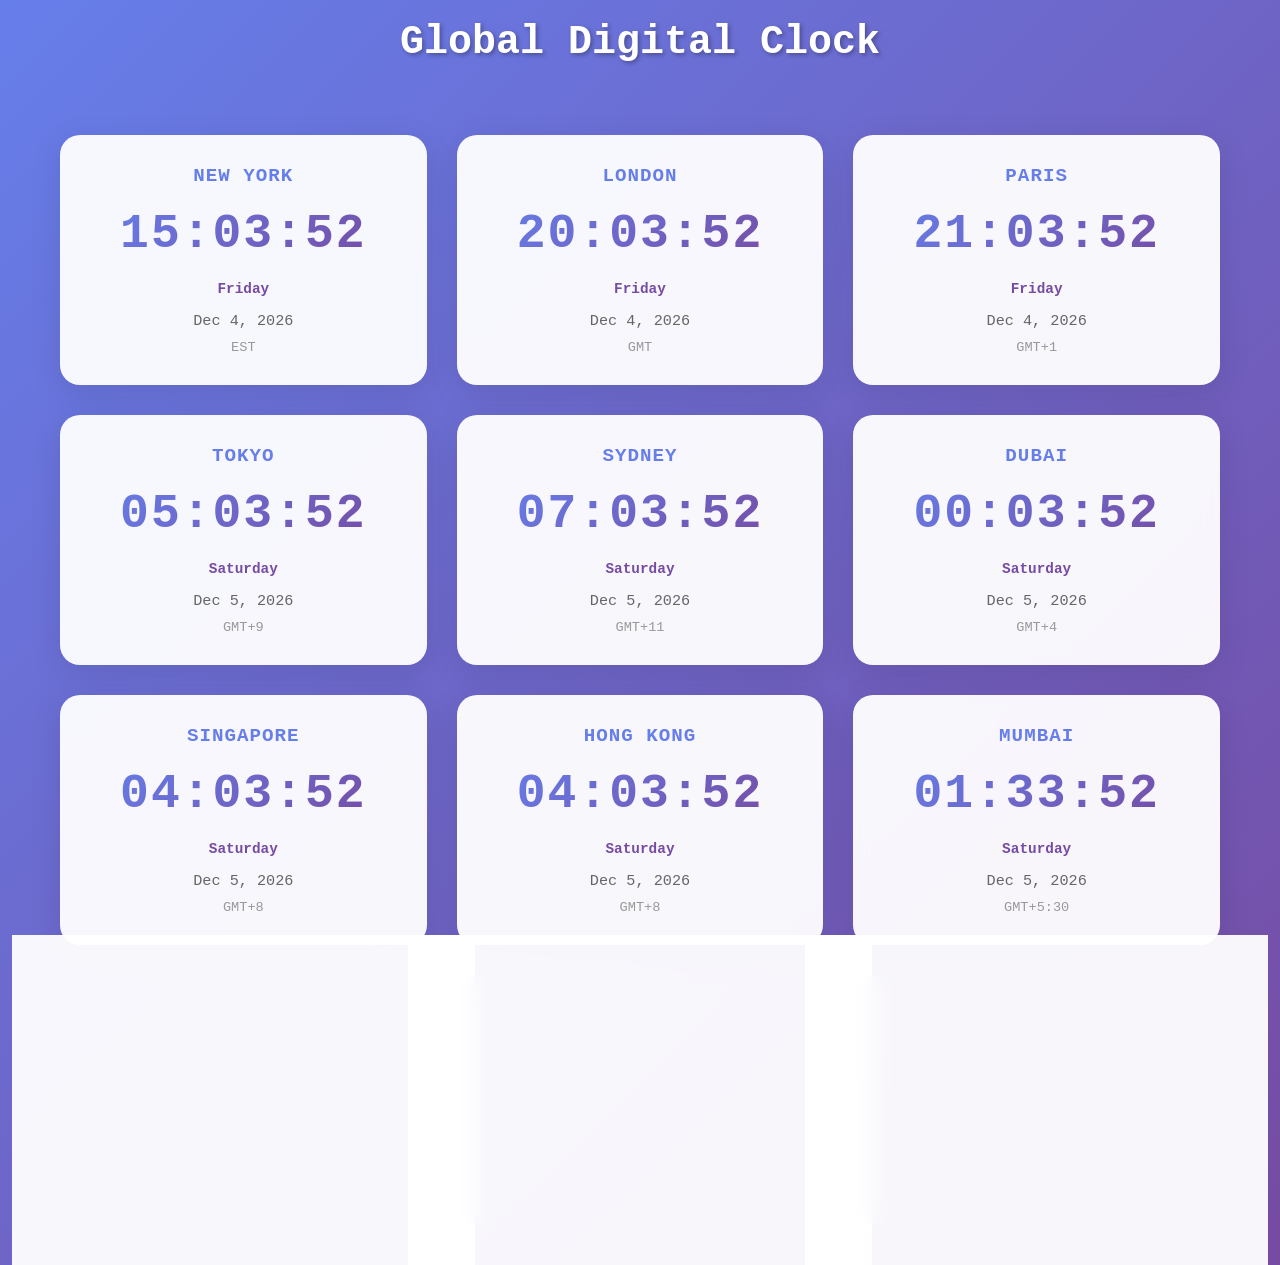
<file: index.html>
<!DOCTYPE html>
<html lang="en">
<head>
    <meta charset="UTF-8">
    <meta name="viewport" content="width=device-width, initial-scale=1.0">
    <title>Digital Clock - Multiple Time Zones</title>
    <link rel="stylesheet" href="style.css">
</head>
<body>
    <div class="container">
        <h1>Global Digital Clock</h1>
        <div class="clocks-grid">
            <!-- Clocks will be dynamically generated here -->
        </div>
    </div>
    <script src="script.js"></script>
</body>
</html>
</file>
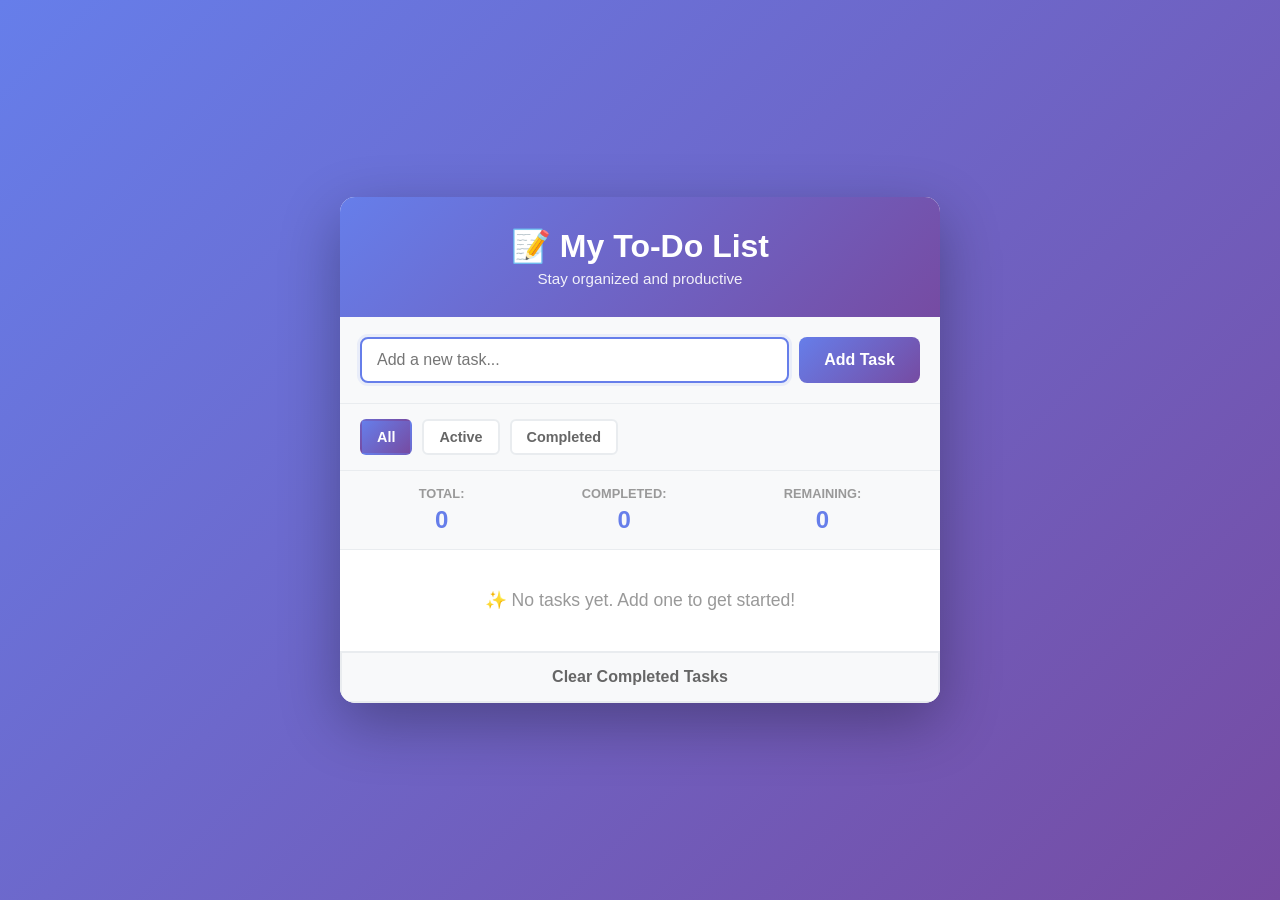
<file: todo/index.html>
<!DOCTYPE html>
<html lang="en">
<head>
    <meta charset="UTF-8">
    <meta name="viewport" content="width=device-width, initial-scale=1.0">
    <title>To-Do List App</title>
    <link rel="stylesheet" href="style.css">
</head>
<body>
    <div class="container">
        <div class="todo-app">
            <div class="header">
                <h1>📝 My To-Do List</h1>
                <p class="subtitle">Stay organized and productive</p>
            </div>

            <div class="input-section">
                <input 
                    type="text" 
                    id="todoInput" 
                    class="todo-input" 
                    placeholder="Add a new task..."
                    autocomplete="off"
                >
                <button id="addBtn" class="add-btn">Add Task</button>
            </div>

            <div class="filter-section">
                <button class="filter-btn active" data-filter="all">All</button>
                <button class="filter-btn" data-filter="active">Active</button>
                <button class="filter-btn" data-filter="completed">Completed</button>
            </div>

            <div class="stats">
                <span class="stat-item">
                    <span class="stat-label">Total:</span>
                    <span class="stat-value" id="totalTasks">0</span>
                </span>
                <span class="stat-item">
                    <span class="stat-label">Completed:</span>
                    <span class="stat-value" id="completedTasks">0</span>
                </span>
                <span class="stat-item">
                    <span class="stat-label">Remaining:</span>
                    <span class="stat-value" id="remainingTasks">0</span>
                </span>
            </div>

            <ul class="todo-list" id="todoList">
                <!-- Tasks will be added here dynamically -->
            </ul>

            <div class="empty-state" id="emptyState">
                <p>✨ No tasks yet. Add one to get started!</p>
            </div>

            <button id="clearBtn" class="clear-btn">Clear Completed Tasks</button>
        </div>
    </div>

    <script src="script.js"></script>
</body>
</html>
</file>
<file: style.css>
* {
    margin: 0;
    padding: 0;
    box-sizing: border-box;
}

body {
    font-family: 'Courier New', monospace;
    background: linear-gradient(135deg, #667eea 0%, #764ba2 100%);
    min-height: 100vh;
    display: flex;
    justify-content: center;
    align-items: center;
    padding: 20px;
}

.container {
    max-width: 1200px;
    width: 100%;
}

h1 {
    text-align: center;
    color: white;
    margin-bottom: 50px;
    font-size: 2.5rem;
    text-shadow: 2px 2px 4px rgba(0, 0, 0, 0.3);
}

.clocks-grid {
    display: grid;
    grid-template-columns: repeat(auto-fit, minmax(280px, 1fr));
    gap: 30px;
    padding: 20px;
}

.clock-card {
    background: rgba(255, 255, 255, 0.95);
    border-radius: 20px;
    padding: 30px;
    box-shadow: 0 8px 32px rgba(0, 0, 0, 0.1);
    text-align: center;
    transition: transform 0.3s ease, box-shadow 0.3s ease;
    backdrop-filter: blur(10px);
}

.clock-card:hover {
    transform: translateY(-10px);
    box-shadow: 0 12px 48px rgba(0, 0, 0, 0.2);
}

.timezone-name {
    font-size: 1.2rem;
    font-weight: bold;
    color: #667eea;
    margin-bottom: 15px;
    text-transform: uppercase;
    letter-spacing: 1px;
}

.digital-time {
    font-size: 3rem;
    font-weight: bold;
    color: #333;
    font-family: 'Courier New', monospace;
    margin: 20px 0;
    letter-spacing: 2px;
    background: linear-gradient(135deg, #667eea, #764ba2);
    -webkit-background-clip: text;
    -webkit-text-fill-color: transparent;
    background-clip: text;
}

.date-display {
    font-size: 0.95rem;
    color: #666;
    margin-top: 15px;
    font-weight: 500;
}

.offset {
    font-size: 0.85rem;
    color: #999;
    margin-top: 10px;
}

.day-of-week {
    font-size: 0.9rem;
    color: #764ba2;
    margin-top: 8px;
    font-weight: 600;
}

/* Responsive design */
@media (max-width: 768px) {
    h1 {
        font-size: 1.8rem;
        margin-bottom: 30px;
    }

    .clocks-grid {
        grid-template-columns: repeat(auto-fit, minmax(200px, 1fr));
        gap: 20px;
        padding: 10px;
    }

    .clock-card {
        padding: 20px;
    }

    .digital-time {
        font-size: 2rem;
        letter-spacing: 1px;
    }

    .timezone-name {
        font-size: 1rem;
    }
}

@media (max-width: 480px) {
    h1 {
        font-size: 1.5rem;
    }

    .clocks-grid {
        grid-template-columns: 1fr;
    }

    .digital-time {
        font-size: 1.8rem;
    }
}

/* Animation for clock updates */
@keyframes pulse {
    0%, 100% {
        opacity: 1;
    }
    50% {
        opacity: 0.8;
    }
}

.digital-time {
    animation: pulse 1s ease-in-out infinite;
}
</file>
<file: todo/style.css>
* {
    margin: 0;
    padding: 0;
    box-sizing: border-box;
}

body {
    font-family: 'Segoe UI', Tahoma, Geneva, Verdana, sans-serif;
    background: linear-gradient(135deg, #667eea 0%, #764ba2 100%);
    min-height: 100vh;
    display: flex;
    justify-content: center;
    align-items: center;
    padding: 20px;
}

.container {
    width: 100%;
    max-width: 600px;
}

.todo-app {
    background: white;
    border-radius: 15px;
    box-shadow: 0 20px 60px rgba(0, 0, 0, 0.3);
    overflow: hidden;
}

.header {
    background: linear-gradient(135deg, #667eea 0%, #764ba2 100%);
    color: white;
    padding: 30px 20px;
    text-align: center;
}

.header h1 {
    font-size: 2rem;
    margin-bottom: 5px;
    font-weight: 700;
}

.subtitle {
    font-size: 0.95rem;
    opacity: 0.9;
    font-weight: 300;
}

.input-section {
    display: flex;
    gap: 10px;
    padding: 20px;
    background: #f8f9fa;
    border-bottom: 1px solid #e9ecef;
}

.todo-input {
    flex: 1;
    padding: 12px 15px;
    border: 2px solid #e9ecef;
    border-radius: 8px;
    font-size: 1rem;
    transition: border-color 0.3s ease;
    font-family: inherit;
}

.todo-input:focus {
    outline: none;
    border-color: #667eea;
    box-shadow: 0 0 0 3px rgba(102, 126, 234, 0.1);
}

.add-btn {
    padding: 12px 25px;
    background: linear-gradient(135deg, #667eea 0%, #764ba2 100%);
    color: white;
    border: none;
    border-radius: 8px;
    font-size: 1rem;
    font-weight: 600;
    cursor: pointer;
    transition: transform 0.2s ease, box-shadow 0.2s ease;
}

.add-btn:hover {
    transform: translateY(-2px);
    box-shadow: 0 5px 15px rgba(102, 126, 234, 0.4);
}

.add-btn:active {
    transform: translateY(0);
}

.filter-section {
    display: flex;
    gap: 10px;
    padding: 15px 20px;
    border-bottom: 1px solid #e9ecef;
    background: #f8f9fa;
}

.filter-btn {
    padding: 8px 15px;
    border: 2px solid #e9ecef;
    background: white;
    color: #666;
    border-radius: 6px;
    cursor: pointer;
    font-weight: 600;
    transition: all 0.3s ease;
    font-size: 0.9rem;
}

.filter-btn:hover {
    border-color: #667eea;
    color: #667eea;
}

.filter-btn.active {
    background: linear-gradient(135deg, #667eea 0%, #764ba2 100%);
    color: white;
    border-color: transparent;
}

.stats {
    display: flex;
    justify-content: space-around;
    padding: 15px 20px;
    background: #f8f9fa;
    border-bottom: 1px solid #e9ecef;
}

.stat-item {
    display: flex;
    flex-direction: column;
    align-items: center;
    gap: 5px;
}

.stat-label {
    font-size: 0.8rem;
    color: #999;
    font-weight: 600;
    text-transform: uppercase;
}

.stat-value {
    font-size: 1.5rem;
    font-weight: bold;
    color: #667eea;
}

.todo-list {
    list-style: none;
    padding: 20px;
    min-height: 200px;
}

.todo-item {
    display: flex;
    align-items: center;
    gap: 12px;
    padding: 15px;
    background: #f8f9fa;
    border-radius: 8px;
    margin-bottom: 10px;
    transition: all 0.3s ease;
    animation: slideIn 0.3s ease;
}

@keyframes slideIn {
    from {
        opacity: 0;
        transform: translateX(-20px);
    }
    to {
        opacity: 1;
        transform: translateX(0);
    }
}

.todo-item:hover {
    background: #e9ecef;
    transform: translateX(5px);
}

.todo-item.completed {
    opacity: 0.6;
}

.todo-item.completed .todo-text {
    text-decoration: line-through;
    color: #999;
}

.checkbox {
    width: 24px;
    height: 24px;
    cursor: pointer;
    accent-color: #667eea;
    flex-shrink: 0;
}

.todo-text {
    flex: 1;
    font-size: 1rem;
    color: #333;
    word-break: break-word;
}

.todo-actions {
    display: flex;
    gap: 8px;
}

.delete-btn {
    padding: 6px 12px;
    background: #ff6b6b;
    color: white;
    border: none;
    border-radius: 6px;
    cursor: pointer;
    font-weight: 600;
    font-size: 0.85rem;
    transition: all 0.2s ease;
}

.delete-btn:hover {
    background: #ff5252;
    transform: scale(1.05);
}

.edit-btn {
    padding: 6px 12px;
    background: #4ecdc4;
    color: white;
    border: none;
    border-radius: 6px;
    cursor: pointer;
    font-weight: 600;
    font-size: 0.85rem;
    transition: all 0.2s ease;
}

.edit-btn:hover {
    background: #45b8b0;
    transform: scale(1.05);
}

.empty-state {
    text-align: center;
    padding: 40px 20px;
    color: #999;
    font-size: 1.1rem;
    display: none;
}

.empty-state.show {
    display: block;
}

.clear-btn {
    width: 100%;
    padding: 15px;
    background: #f8f9fa;
    color: #666;
    border: 2px solid #e9ecef;
    border-radius: 0;
    font-size: 1rem;
    font-weight: 600;
    cursor: pointer;
    transition: all 0.3s ease;
}

.clear-btn:hover {
    background: #ff6b6b;
    color: white;
    border-color: #ff6b6b;
}

/* Responsive Design */
@media (max-width: 480px) {
    .header h1 {
        font-size: 1.5rem;
    }

    .input-section {
        flex-direction: column;
    }

    .add-btn {
        width: 100%;
    }

    .stats {
        flex-direction: column;
        gap: 10px;
    }

    .filter-section {
        justify-content: center;
        flex-wrap: wrap;
    }

    .todo-item {
        flex-wrap: wrap;
    }

    .todo-actions {
        width: 100%;
        margin-top: 10px;
    }

    .delete-btn,
    .edit-btn {
        flex: 1;
    }
}
</file>
